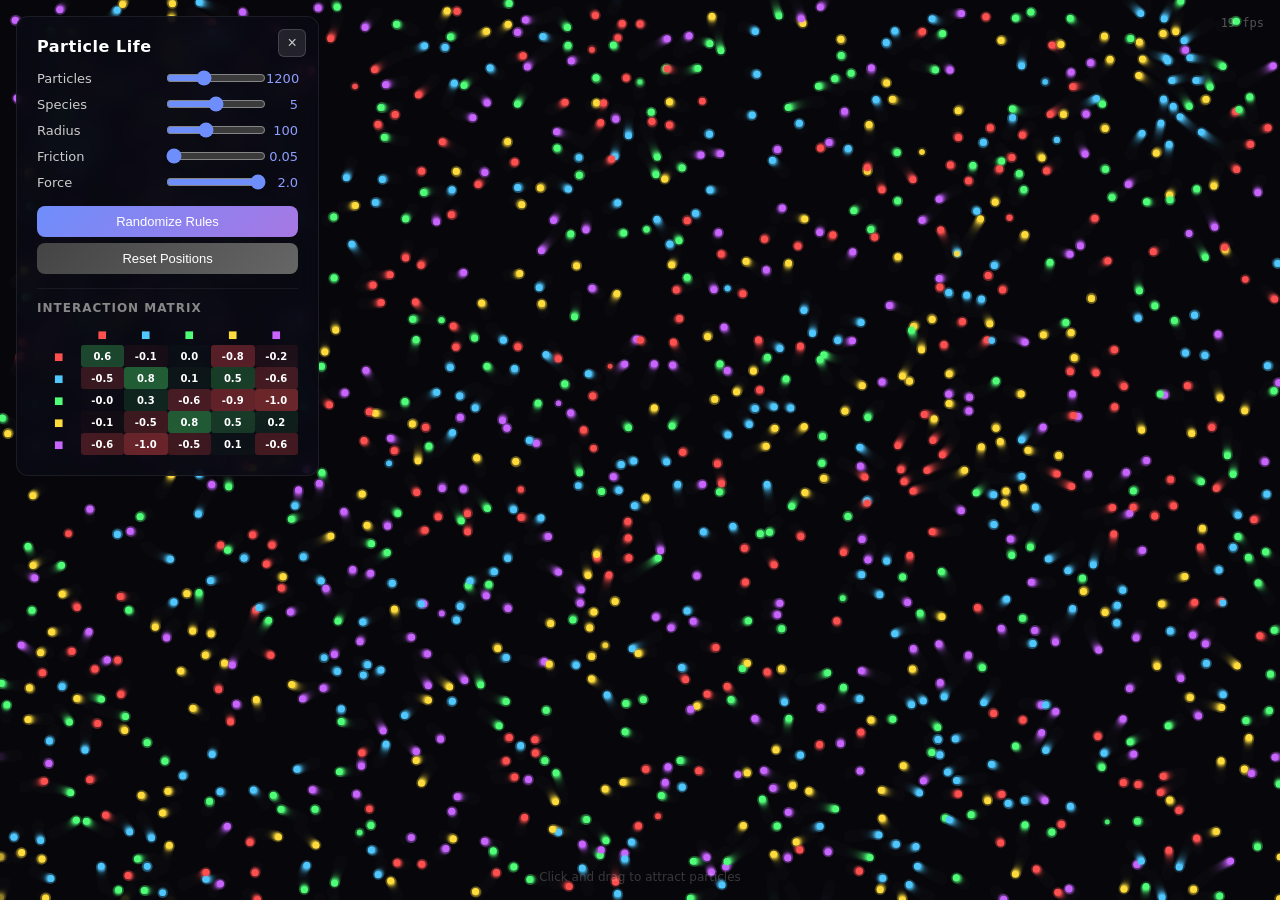
<file: docs/particle-life/index.html>
<!DOCTYPE html>
<html lang="en">
<head>
<meta charset="UTF-8">
<meta name="viewport" content="width=device-width, initial-scale=1.0">
<title>Particle Life</title>
<link rel="icon" type="image/svg+xml" href="favicon.svg">
<link rel="icon" type="image/png" href="favicon.png">
<style>
  * { margin: 0; padding: 0; box-sizing: border-box; }
  body { background: #0a0a0f; overflow: hidden; font-family: 'Segoe UI', system-ui, sans-serif; }
  canvas { display: block; }
  #controls {
    position: fixed; top: 16px; left: 16px;
    background: rgba(10, 10, 20, 0.85);
    backdrop-filter: blur(12px);
    border: 1px solid rgba(255,255,255,0.08);
    border-radius: 12px;
    padding: 20px;
    color: #ccc;
    font-size: 13px;
    min-width: 220px;
    z-index: 10;
    transition: all 0.3s ease;
  }
  #controls.collapsed {
    padding: 0;
    min-width: auto;
    background: transparent;
    backdrop-filter: none;
    border-color: transparent;
  }
  #controls.collapsed .controls-body { display: none; }
  #toggle-btn {
    position: absolute; top: 12px; right: 12px;
    background: rgba(255,255,255,0.1);
    border: 1px solid rgba(255,255,255,0.15);
    border-radius: 6px;
    color: #ccc;
    width: 28px; height: 28px;
    cursor: pointer; font-size: 16px;
    display: flex; align-items: center; justify-content: center;
    padding: 0; margin: 0;
    transition: background 0.2s;
    z-index: 11;
  }
  #toggle-btn:hover { background: rgba(255,255,255,0.2); }
  #controls.collapsed #toggle-btn {
    position: static;
    width: 40px; height: 40px;
    border-radius: 10px;
    background: rgba(10, 10, 20, 0.85);
    backdrop-filter: blur(12px);
    border: 1px solid rgba(255,255,255,0.08);
    font-size: 20px;
  }
  #controls h2 {
    font-size: 16px; font-weight: 600; color: #fff;
    margin-bottom: 14px; letter-spacing: 0.5px;
    padding-right: 32px;
  }
  .control-row {
    display: flex; justify-content: space-between; align-items: center;
    margin-bottom: 10px;
  }
  .control-row label { flex: 1; }
  .control-row input[type="range"] {
    width: 100px; accent-color: #6e8efb;
  }
  .control-row .val {
    width: 32px; text-align: right; font-variant-numeric: tabular-nums;
    color: #8e9eff;
  }
  button {
    background: linear-gradient(135deg, #6e8efb, #a777e3);
    border: none; border-radius: 8px;
    color: #fff; padding: 8px 16px;
    cursor: pointer; font-size: 13px; font-weight: 500;
    width: 100%; margin-top: 6px;
    transition: transform 0.1s, box-shadow 0.2s;
  }
  button:hover { transform: scale(1.02); box-shadow: 0 4px 20px rgba(110,142,251,0.3); }
  button:active { transform: scale(0.98); }
  #matrix-display {
    margin-top: 14px;
    border-top: 1px solid rgba(255,255,255,0.06);
    padding-top: 12px;
  }
  #matrix-display h3 {
    font-size: 12px; color: #888; margin-bottom: 8px;
    text-transform: uppercase; letter-spacing: 1px;
  }
  table { border-collapse: collapse; width: 100%; }
  td {
    width: 28px; height: 22px; text-align: center;
    font-size: 10px; font-weight: 600;
    border-radius: 3px;
  }
  #fps {
    position: fixed; top: 16px; right: 16px;
    color: rgba(255,255,255,0.3); font-size: 12px;
    font-family: monospace;
  }
  #hint {
    position: fixed; bottom: 16px; left: 50%; transform: translateX(-50%);
    color: rgba(255,255,255,0.2); font-size: 12px;
    transition: opacity 2s;
  }
</style>
</head>
<body>
<canvas id="canvas"></canvas>
<div id="controls">
  <button id="toggle-btn" title="Toggle menu">×</button>
  <div class="controls-body">
  <h2>Particle Life</h2>
  <div class="control-row">
    <label>Particles</label>
    <input type="range" id="countSlider" min="200" max="3000" value="1200" step="100">
    <span class="val" id="countVal">1200</span>
  </div>
  <div class="control-row">
    <label>Species</label>
    <input type="range" id="speciesSlider" min="2" max="8" value="5">
    <span class="val" id="speciesVal">5</span>
  </div>
  <div class="control-row">
    <label>Radius</label>
    <input type="range" id="radiusSlider" min="40" max="200" value="100">
    <span class="val" id="radiusVal">100</span>
  </div>
  <div class="control-row">
    <label>Friction</label>
    <input type="range" id="frictionSlider" min="1" max="20" value="1">
    <span class="val" id="frictionVal">0.05</span>
  </div>
  <div class="control-row">
    <label>Force</label>
    <input type="range" id="forceSlider" min="1" max="20" value="20">
    <span class="val" id="forceVal">2.0</span>
  </div>
  <button id="randomizeBtn">Randomize Rules</button>
  <button id="resetBtn" style="background: linear-gradient(135deg, #444, #666);">Reset Positions</button>
  <div id="matrix-display">
    <h3>Interaction Matrix</h3>
    <table id="matrixTable"></table>
  </div>
  </div>
</div>
<div id="fps"></div>
<div id="hint">Click and drag to attract particles</div>

<script>
const canvas = document.getElementById('canvas');
const ctx = canvas.getContext('2d');

let W, H;
function resize() {
  W = canvas.width = window.innerWidth;
  H = canvas.height = window.innerHeight;
}
resize();
window.addEventListener('resize', resize);

const COLORS = [
  [255, 80, 80],   // red
  [80, 200, 255],  // blue
  [80, 255, 120],  // green
  [255, 220, 60],  // yellow
  [200, 100, 255], // purple
  [255, 140, 60],  // orange
  [255, 100, 200], // pink
  [100, 255, 220], // cyan
];

let numParticles = 1200;
let numSpecies = 5;
let interactionRadius = 100;
let friction = 0.05;
let forceMult = 2.0;
let matrix = [];
let particles = [];

let mouse = { x: 0, y: 0, down: false };

canvas.addEventListener('mousemove', e => { mouse.x = e.clientX; mouse.y = e.clientY; });
canvas.addEventListener('mousedown', e => { mouse.down = true; });
canvas.addEventListener('mouseup', e => { mouse.down = false; });
canvas.addEventListener('touchstart', e => {
  e.preventDefault();
  mouse.down = true;
  mouse.x = e.touches[0].clientX;
  mouse.y = e.touches[0].clientY;
});
canvas.addEventListener('touchmove', e => {
  e.preventDefault();
  mouse.x = e.touches[0].clientX;
  mouse.y = e.touches[0].clientY;
});
canvas.addEventListener('touchend', () => { mouse.down = false; });

function randomMatrix() {
  matrix = [];
  for (let i = 0; i < numSpecies; i++) {
    matrix[i] = [];
    for (let j = 0; j < numSpecies; j++) {
      matrix[i][j] = Math.random() * 2 - 1;
    }
  }
  renderMatrix();
}

function renderMatrix() {
  const table = document.getElementById('matrixTable');
  let html = '<tr><td></td>';
  for (let j = 0; j < numSpecies; j++) {
    const c = COLORS[j];
    html += `<td style="color:rgb(${c[0]},${c[1]},${c[2]})">■</td>`;
  }
  html += '</tr>';
  for (let i = 0; i < numSpecies; i++) {
    const c = COLORS[i];
    html += `<tr><td style="color:rgb(${c[0]},${c[1]},${c[2]})">■</td>`;
    for (let j = 0; j < numSpecies; j++) {
      const v = matrix[i][j];
      const bg = v > 0
        ? `rgba(80,255,120,${Math.abs(v) * 0.4})`
        : `rgba(255,80,80,${Math.abs(v) * 0.4})`;
      html += `<td style="background:${bg};color:#fff">${v.toFixed(1)}</td>`;
    }
    html += '</tr>';
  }
  table.innerHTML = html;
}

function initParticles() {
  particles = [];
  for (let i = 0; i < numParticles; i++) {
    particles.push({
      x: Math.random() * W,
      y: Math.random() * H,
      vx: 0,
      vy: 0,
      species: Math.floor(Math.random() * numSpecies),
    });
  }
}

function simulate(dt) {
  const r = interactionRadius;
  const rSq = r * r;
  const halfR = r * 0.4;
  const n = particles.length;

  for (let i = 0; i < n; i++) {
    const p = particles[i];
    let fx = 0, fy = 0;

    for (let j = 0; j < n; j++) {
      if (i === j) continue;
      const q = particles[j];
      let dx = q.x - p.x;
      let dy = q.y - p.y;

      // Wrap around
      if (dx > W / 2) dx -= W;
      if (dx < -W / 2) dx += W;
      if (dy > H / 2) dy -= H;
      if (dy < -H / 2) dy += H;

      const dSq = dx * dx + dy * dy;
      if (dSq > rSq || dSq < 1) continue;

      const d = Math.sqrt(dSq);
      const attraction = matrix[p.species][q.species];

      let force;
      if (d < halfR) {
        // Repulsion at close range
        force = (d / halfR - 1);
      } else {
        // Attraction/repulsion at longer range
        force = attraction * (1 - Math.abs(2 * d - r - halfR) / (r - halfR));
      }

      fx += (dx / d) * force;
      fy += (dy / d) * force;
    }

    // Mouse attraction
    if (mouse.down) {
      let mdx = mouse.x - p.x;
      let mdy = mouse.y - p.y;
      const md = Math.sqrt(mdx * mdx + mdy * mdy);
      if (md < 200 && md > 1) {
        fx += (mdx / md) * 3;
        fy += (mdy / md) * 3;
      }
    }

    const forceFactor = r * forceMult * 0.5;
    p.vx = (p.vx + fx * forceFactor * dt) * (1 - friction);
    p.vy = (p.vy + fy * forceFactor * dt) * (1 - friction);
  }

  for (let i = 0; i < n; i++) {
    const p = particles[i];
    p.x += p.vx * dt;
    p.y += p.vy * dt;

    // Wrap
    if (p.x < 0) p.x += W;
    if (p.x >= W) p.x -= W;
    if (p.y < 0) p.y += H;
    if (p.y >= H) p.y -= H;
  }
}

function draw() {
  ctx.fillStyle = 'rgba(10, 10, 15, 0.25)';
  ctx.fillRect(0, 0, W, H);

  for (let i = 0; i < particles.length; i++) {
    const p = particles[i];
    const c = COLORS[p.species];
    const speed = Math.sqrt(p.vx * p.vx + p.vy * p.vy);
    const glow = Math.min(speed * 0.15, 1);
    const size = 2 + glow * 1.5;

    ctx.beginPath();
    ctx.arc(p.x, p.y, size, 0, Math.PI * 2);
    ctx.fillStyle = `rgba(${c[0]},${c[1]},${c[2]},${0.7 + glow * 0.3})`;
    ctx.fill();

    if (glow > 0.3) {
      ctx.beginPath();
      ctx.arc(p.x, p.y, size + 2, 0, Math.PI * 2);
      ctx.fillStyle = `rgba(${c[0]},${c[1]},${c[2]},${glow * 0.15})`;
      ctx.fill();
    }
  }
}

// FPS counter
let frameCount = 0, lastFpsTime = performance.now();
const fpsEl = document.getElementById('fps');

function loop() {
  simulate(0.016);
  draw();

  frameCount++;
  const now = performance.now();
  if (now - lastFpsTime >= 1000) {
    fpsEl.textContent = `${frameCount} fps`;
    frameCount = 0;
    lastFpsTime = now;
  }

  requestAnimationFrame(loop);
}

// Controls
const countSlider = document.getElementById('countSlider');
const speciesSlider = document.getElementById('speciesSlider');
const radiusSlider = document.getElementById('radiusSlider');
const frictionSlider = document.getElementById('frictionSlider');
const forceSlider = document.getElementById('forceSlider');

countSlider.oninput = () => {
  document.getElementById('countVal').textContent = countSlider.value;
  numParticles = parseInt(countSlider.value);
  initParticles();
};
speciesSlider.oninput = () => {
  document.getElementById('speciesVal').textContent = speciesSlider.value;
  numSpecies = parseInt(speciesSlider.value);
  randomMatrix();
  initParticles();
};
radiusSlider.oninput = () => {
  document.getElementById('radiusVal').textContent = radiusSlider.value;
  interactionRadius = parseInt(radiusSlider.value);
};
frictionSlider.oninput = () => {
  friction = parseInt(frictionSlider.value) / 20;
  document.getElementById('frictionVal').textContent = friction.toFixed(2);
};
forceSlider.oninput = () => {
  forceMult = parseInt(forceSlider.value) / 10;
  document.getElementById('forceVal').textContent = forceMult.toFixed(1);
};

document.getElementById('randomizeBtn').onclick = () => { randomMatrix(); };
document.getElementById('resetBtn').onclick = () => { initParticles(); };

// Toggle menu
const toggleBtn = document.getElementById('toggle-btn');
const controls = document.getElementById('controls');
toggleBtn.onclick = () => {
  controls.classList.toggle('collapsed');
  toggleBtn.textContent = controls.classList.contains('collapsed') ? '☰' : '×';
};

// Auto-collapse on small screens
if (window.innerWidth < 600) {
  controls.classList.add('collapsed');
  toggleBtn.textContent = '☰';
}

// Fade hint
setTimeout(() => {
  document.getElementById('hint').style.opacity = '0';
}, 5000);

// Init
randomMatrix();
initParticles();
loop();
</script>
</body>
</html>
</file>
